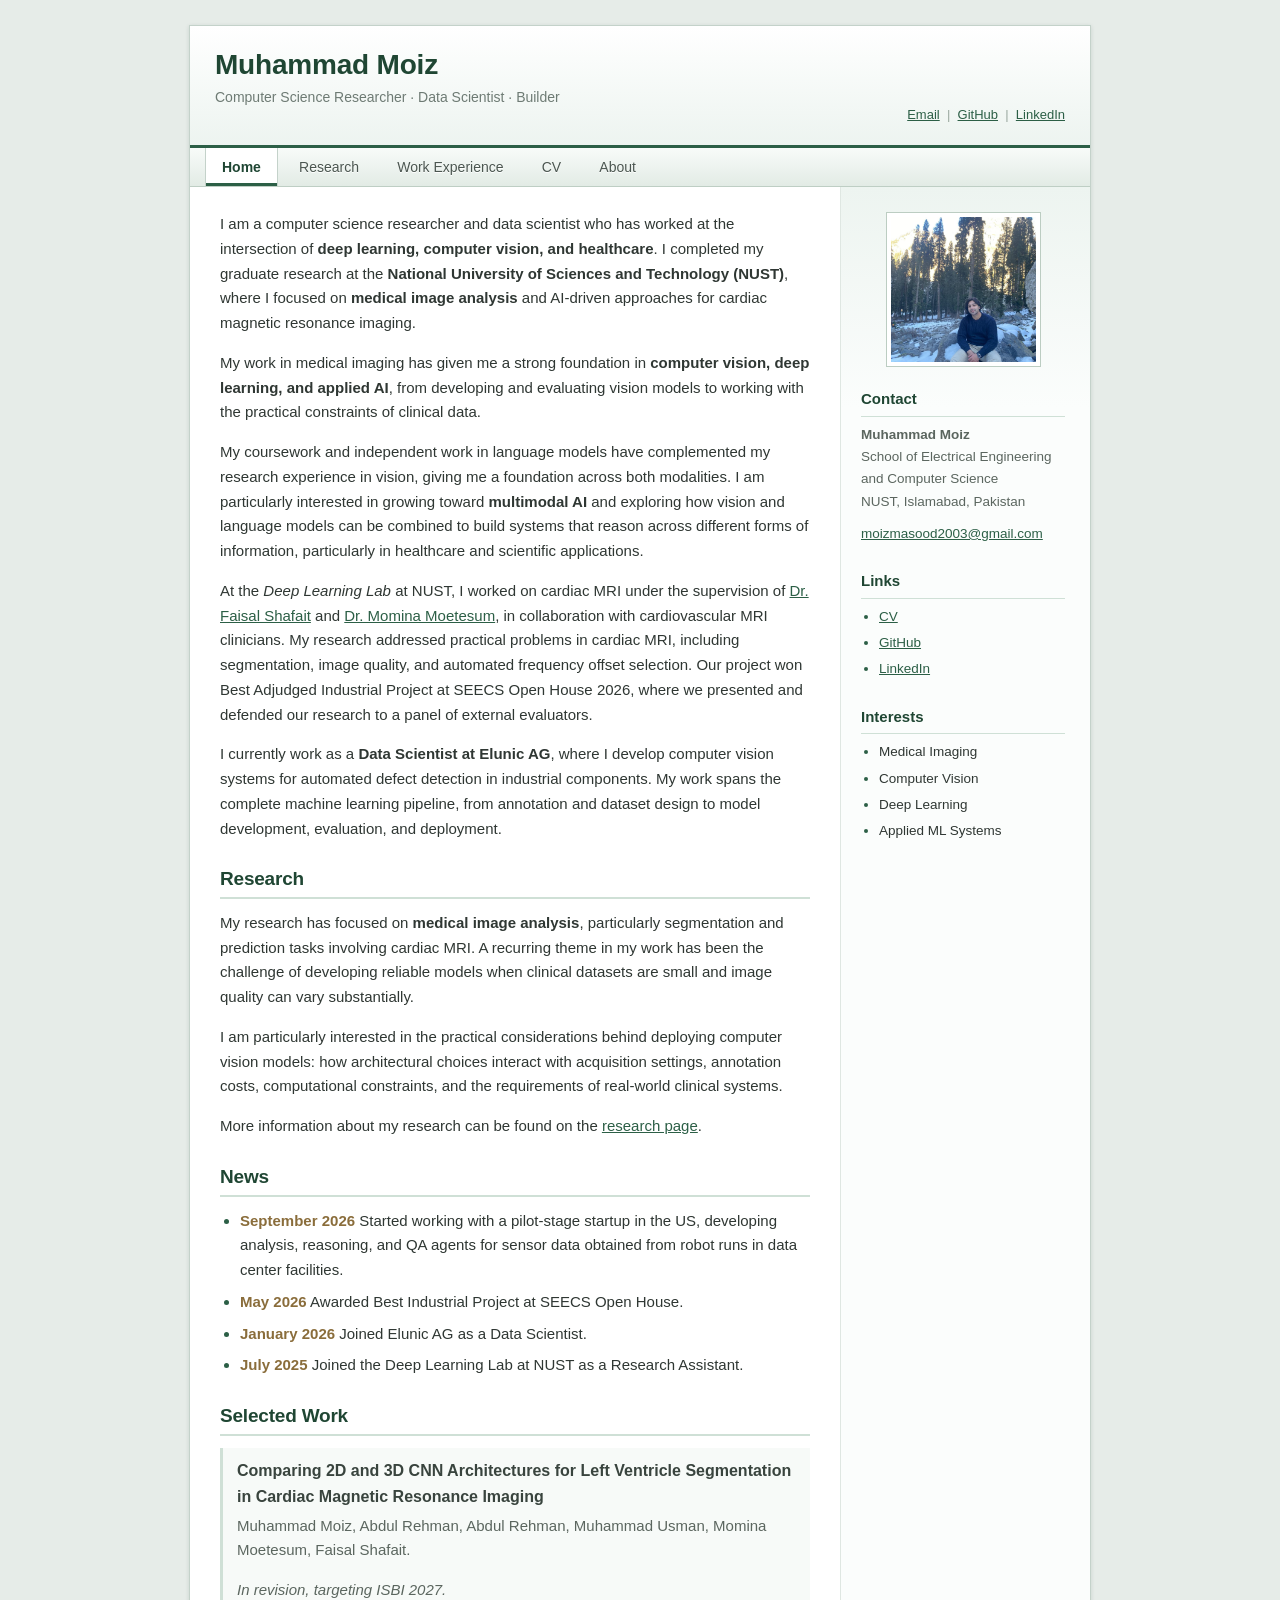
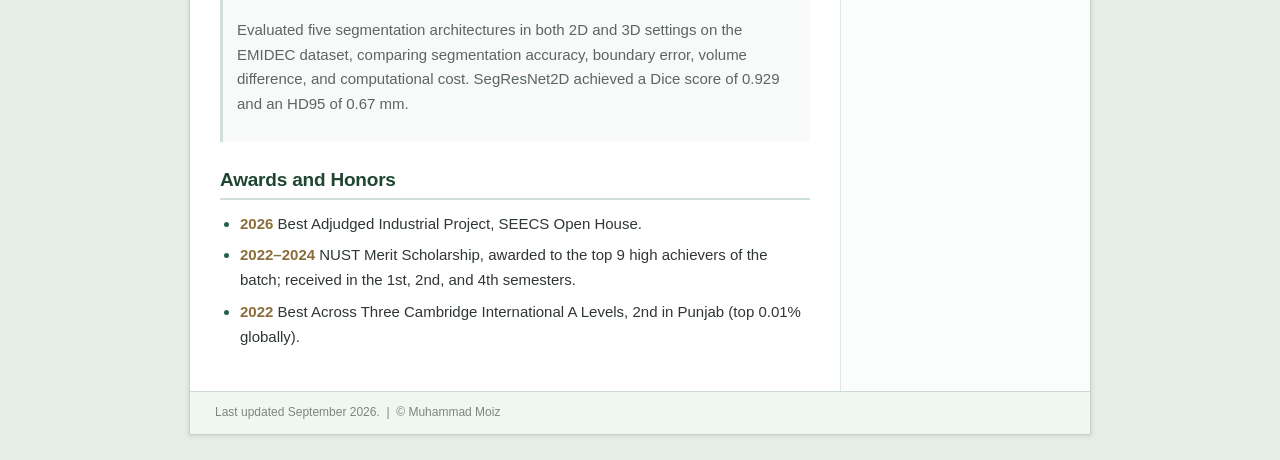
<file: index.html>
<!DOCTYPE html>
<html lang="en">
<head>
    <meta charset="UTF-8">
    <title>Muhammad Moiz</title>
    <link rel="stylesheet" href="style.css">
</head>

<body>

<div id="page">

    <!-- Header -->
    <header id="header">

        <div id="name">
            <h1>Muhammad Moiz</h1>
            <p>Computer Science Researcher &middot; Data Scientist &middot; Builder</p>
        </div>

        <div id="header-links">
            <a href="mailto:moizmasood2003@gmail.com">Email</a>
            &nbsp;|&nbsp;
            <a href="https://github.com/moiz56">GitHub</a>
            &nbsp;|&nbsp;
            <a href="https://www.linkedin.com/in/muhammad-moiz-454318228/">LinkedIn</a>
        </div>

    </header>


    <!-- Navigation -->
    <nav id="navigation">

        <a href="index.html" class="selected">Home</a>
        <a href="research.html">Research</a>
        <a href="work.html">Work Experience</a>
        <!-- <a href="projects.html">Projects</a> -->
        <a href="cv.pdf" target="_blank">CV</a>
        <a href="about.html">About</a>

    </nav>


    <!-- Main layout -->
    <div id="main">

        <!-- Content -->
        <div id="content">

     

            <p>
                I am a computer science researcher and data scientist who has
                worked at the intersection of <strong>deep learning, computer
                vision, and healthcare</strong>. I completed my graduate
                research at the <strong>National University of Sciences and
                Technology (NUST)</strong>, where I focused on
                <strong>medical image analysis</strong> and AI-driven
                approaches for cardiac magnetic resonance imaging.
            </p>

            <p>
                My work in medical imaging has given me a strong foundation in
                <strong>computer vision, deep learning, and applied AI</strong>,
                from developing and evaluating vision models to working with
                the practical constraints of clinical data.
            </p>

            <p>
                My coursework and independent work in language models have
                complemented my research experience in vision, giving me a
                foundation across both modalities. I am particularly interested
                in growing toward <strong>multimodal AI</strong> and exploring
                how vision and language models can be combined to build systems
                that reason across different forms of information, particularly
                in healthcare and scientific applications.
            </p>

            <p>
                At the <em>Deep Learning Lab</em> at NUST, I worked on cardiac
                MRI under the supervision of
                <a href="https://scholar.google.com/citations?user=o9RCNZYAAAAJ&amp;hl=en">Dr. Faisal Shafait</a>
                and
                <a href="https://scholar.google.com/citations?user=At3HcGMAAAAJ&amp;hl=en">Dr. Momina Moetesum</a>,
                in collaboration with cardiovascular MRI clinicians. My
                research addressed practical problems in cardiac MRI, including
                segmentation, image quality, and automated frequency offset
                selection. Our project won Best Adjudged Industrial Project at
                SEECS Open House 2026, where we presented and defended our
                research to a panel of external evaluators.
            </p>

            <p>
                I currently work as a <strong>Data Scientist at Elunic
                AG</strong>, where I develop computer vision systems for
                automated defect detection in industrial components. My work
                spans the complete machine learning pipeline, from annotation
                and dataset design to model development, evaluation, and
                deployment.
            </p>


            <h2>Research</h2>

            <p>
                My research has focused on <strong>medical image
                analysis</strong>, particularly segmentation and prediction
                tasks involving cardiac MRI. A recurring theme in my work has
                been the challenge of developing reliable models when clinical
                datasets are small and image quality can vary substantially.
            </p>

            <p>
                I am particularly interested in the practical considerations
                behind deploying computer vision models: how architectural
                choices interact with acquisition settings, annotation costs,
                computational constraints, and the requirements of real-world
                clinical systems.
            </p>

            <p>
                More information about my research can be found on the
                <a href="research.html">research page</a>.
            </p>


            <h2>News</h2>

            <ul class="news">

                <li>
                    <span>September 2026</span>
                    Started working with a pilot-stage startup in the US,
                    developing analysis, reasoning, and QA agents for sensor
                    data obtained from robot runs in data center facilities.
                </li>

                <li>
                    <span>May 2026</span>
                    Awarded Best Industrial Project at SEECS Open House.
                </li>

                <li>
                    <span>January 2026</span>
                    Joined Elunic AG as a Data Scientist.
                </li>

                <li>
                    <span>July 2025</span>
                    Joined the Deep Learning Lab at NUST as a Research
                    Assistant.
                </li>

            </ul>


            <h2>Selected Work</h2>

            <div class="publication">

                <h3>
                    <!-- <a href="ISBI_Target.pdf"> -->
                        Comparing 2D and 3D CNN Architectures for Left
                        Ventricle Segmentation in Cardiac Magnetic Resonance
                        Imaging
                    <!-- </a> -->
                </h3>

                <p>
                    Muhammad Moiz, Abdul Rehman, Abdul Rehman, Muhammad Usman,
                    Momina Moetesum, Faisal Shafait.
                </p>

                <p><em>In revision, targeting ISBI 2027.</em></p>

                <p>
                    Evaluated five segmentation architectures in both 2D and
                    3D settings on the EMIDEC dataset, comparing segmentation
                    accuracy, boundary error, volume difference, and
                    computational cost. SegResNet2D achieved a Dice score of
                    0.929 and an HD95 of 0.67 mm.
                </p>

            </div>


            <h2>Awards and Honors</h2>

            <ul class="news">

                <li>
                    <span>2026</span>
                    Best Adjudged Industrial Project, SEECS Open House.
                </li>

                <li>
                    <span>2022&ndash;2024</span>
                    NUST Merit Scholarship, awarded to the top 9 high
                    achievers of the batch; received in the 1st, 2nd, and 4th
                    semesters.
                </li>

                <li>
                    <span>2022</span>
                    Best Across Three Cambridge International A Levels, 2nd in
                    Punjab (top 0.01% globally).
                </li>

            </ul>

        </div>


        <!-- Sidebar -->
        <aside id="sidebar">

            <img
                src="photo.jpg"
                alt="Photo of Muhammad Moiz"
                id="photo"
            >

            <h3>Contact</h3>

            <p>
                <strong>Muhammad Moiz</strong><br>
                School of Electrical Engineering<br>
                and Computer Science<br>
                NUST, Islamabad, Pakistan
            </p>

            <p>
                <a href="mailto:moizmasood2003@gmail.com">
                    moizmasood2003@gmail.com
                </a>
            </p>


            <h3>Links</h3>

            <ul>
                <li><a href="cv.pdf" target="_blank">CV</a></li>
                <li><a href="https://github.com/moiz56">GitHub</a></li>
                <li><a href="#">LinkedIn</a></li>
            </ul>


            <h3>Interests</h3>

            <ul>
                <li>Medical Imaging</li>
                <li>Computer Vision</li>
                <li>Deep Learning</li>
                <li>Applied ML Systems</li>
            </ul>

        </aside>

    </div>


    <!-- Footer -->
    <footer id="footer">

        <p>
            Last updated September 2026.
            &nbsp;|&nbsp;
            © Muhammad Moiz
        </p>

    </footer>

</div>

</body>
</html>
</file>
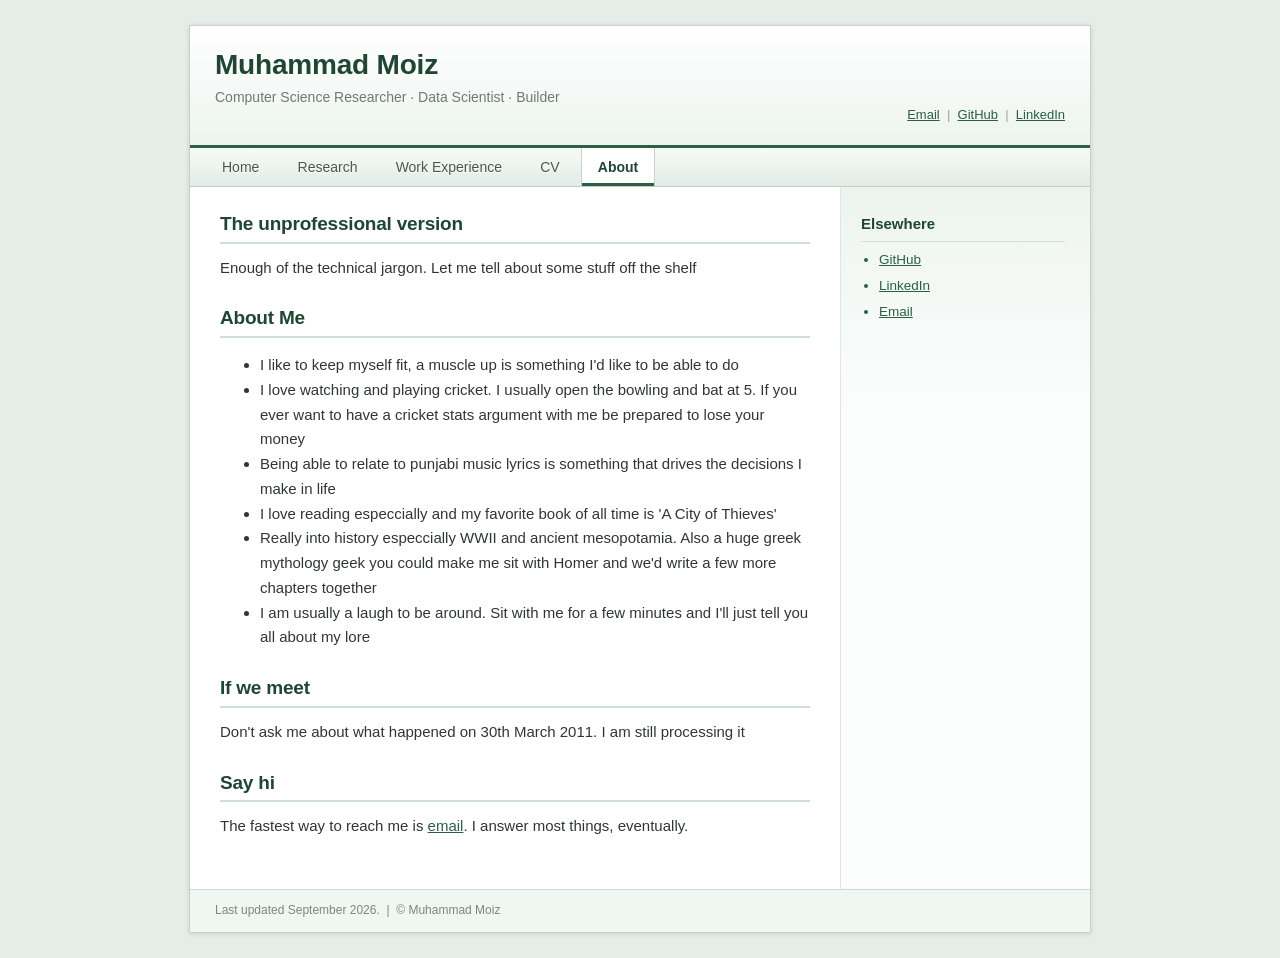
<file: about.html>
<!DOCTYPE html>
<html lang="en">
<head>
    <meta charset="UTF-8">
    <title>About — Muhammad Moiz</title>
    <link rel="stylesheet" href="style.css">
</head>

<body>

<div id="page">

    <!-- Header -->
    <header id="header">

        <div id="name">
            <h1>Muhammad Moiz</h1>
            <p>Computer Science Researcher &middot; Data Scientist &middot; Builder</p>
        </div>

        <div id="header-links">
            <a href="mailto:moizmasood2003@gmail.com">Email</a>
            &nbsp;|&nbsp;
            <a href="https://github.com/moiz56">GitHub</a>
            &nbsp;|&nbsp;
            <a href="https://www.linkedin.com/in/muhammad-moiz-454318228/">LinkedIn</a>
        </div>

    </header>


    <!-- Navigation -->
    <nav id="navigation">

        <a href="index.html">Home</a>
        <a href="research.html">Research</a>
        <a href="work.html">Work Experience</a>
        <!-- <a href="projects.html">Projects</a> -->
        <a href="cv.pdf" target="_blank">CV</a>
        <a href="about.html" class="selected">About</a>

    </nav>


    <!-- Main layout -->
    <div id="main">

        <!-- Content -->
        <div id="content">

            <h2>The unprofessional version</h2>

            <p>
                Enough of the technical jargon. Let me tell about some stuff off the shelf
            </p>


            <h2>About Me</h2>

            <ul>
                <li>I like to keep myself fit, a muscle up is something I'd like to be able to do</li>
                <li>I love watching and playing cricket. I usually open the bowling and bat at 5. If you ever want to have a cricket stats argument with me be prepared to lose your money</li>
                <li>Being able to relate to punjabi music lyrics is something that drives the decisions I make in life</li>
                <li>I love reading especcially and my favorite book of all time is 'A City of Thieves'</li>
                <li>Really into history especcially WWII and ancient mesopotamia. Also a huge greek mythology geek you could make me sit with Homer and we'd write a few more chapters together</li>
                <li>I am usually a laugh to be around. Sit with me for a few minutes and I'll just tell you all about my lore</li>
            </ul>

            <h2>If we meet</h2>

            <p>
                Don't ask me about what happened on 30th March 2011. I am still processing it
            </p>


            <h2>Say hi</h2>

            <p>
                The fastest way to reach me is
                <a href="mailto:moizmasood2003@gmail.com">email</a>. I answer
                most things, eventually.
            </p>

        </div>


        <!-- Sidebar -->
        <aside id="sidebar">

            <h3>Elsewhere</h3>

            <ul>
                <li><a href="https://github.com/moiz56">GitHub</a></li>
                <li><a href="https://www.linkedin.com/in/muhammad-moiz-454318228/">LinkedIn</a></li>
                <li><a href="mailto:moizmasood2003@gmail.com">Email</a></li>
            </ul>

        </aside>

    </div>


    <!-- Footer -->
    <footer id="footer">

        <p>
            Last updated September 2026.
            &nbsp;|&nbsp;
            © Muhammad Moiz
        </p>

    </footer>

</div>

</body>
</html>
</file>
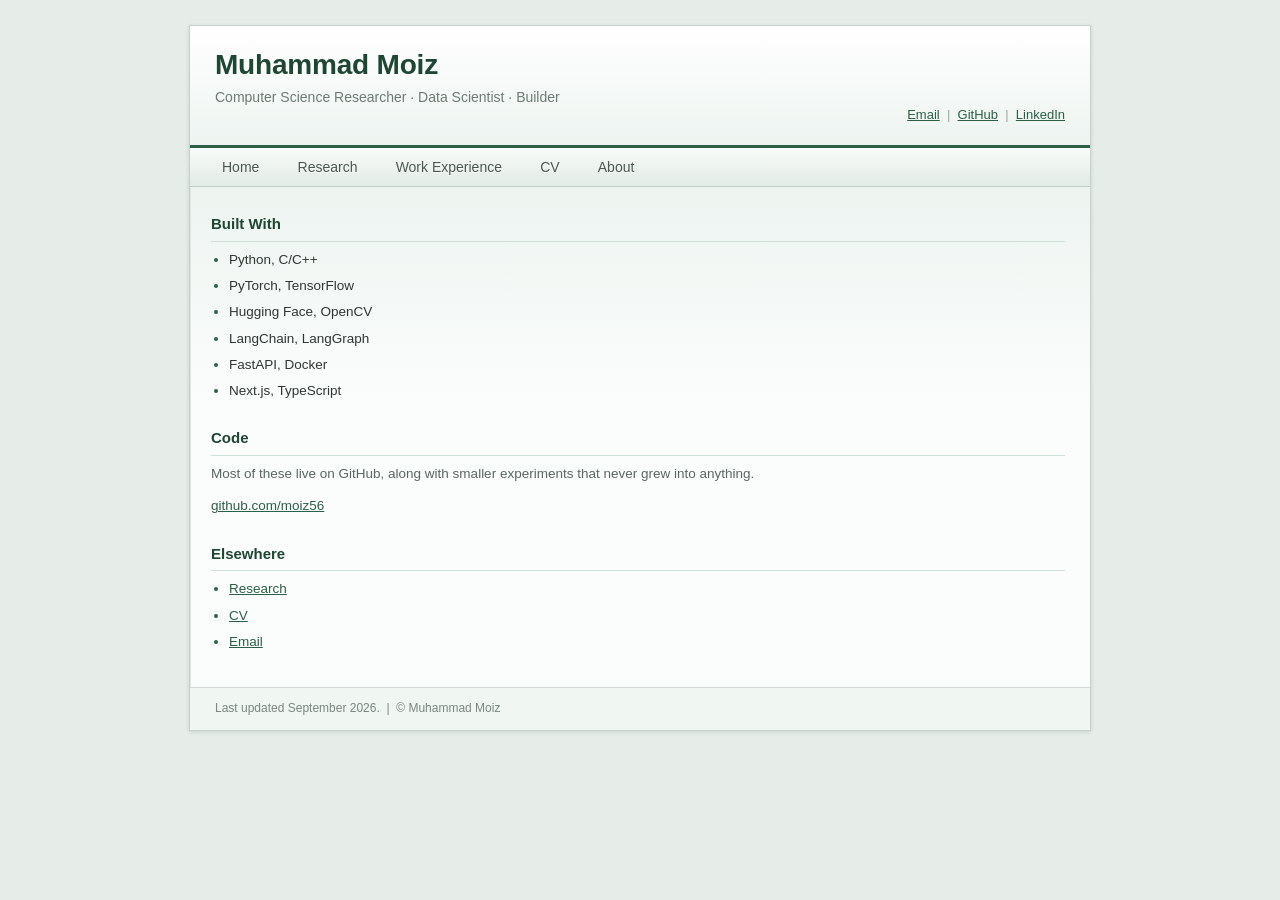
<file: projects.html>
<!DOCTYPE html>
<html lang="en">
<head>
    <meta charset="UTF-8">
    <title>Projects — Muhammad Moiz</title>
    <link rel="stylesheet" href="style.css">
</head>

<body>

<div id="page">

    <!-- Header -->
    <header id="header">

        <div id="name">
            <h1>Muhammad Moiz</h1>
            <p>Computer Science Researcher &middot; Data Scientist &middot; Builder</p>
        </div>

        <div id="header-links">
            <a href="mailto:moizmasood2003@gmail.com">Email</a>
            &nbsp;|&nbsp;
            <a href="https://github.com/moiz56">GitHub</a>
            &nbsp;|&nbsp;
            <a href="https://www.linkedin.com/in/muhammad-moiz-454318228/">LinkedIn</a>
        </div>

    </header>


    <!-- Navigation -->
    <nav id="navigation">

        <a href="index.html">Home</a>
        <a href="research.html">Research</a>
        <a href="work.html">Work Experience</a>
        <!-- <a href="projects.html" class="selected">Projects</a> -->
        <a href="cv.pdf" target="_blank">CV</a>
        <a href="about.html">About</a>

    </nav>


    <!-- Main layout -->
    <div id="main">

        <!-- Projects section hidden
        Content
        <div id="content">

            <h2>Projects</h2>

            <p>
                Things I have built outside of my research, mostly to learn
                something specific by getting it working end to end. Research
                projects live on the <a href="research.html">research
                page</a>.
            </p>


            <div class="publication">

                <h3><a href="https://github.com/moiz56/rag_mcq_generator">EduRAG</a></h3>

                <p>
                    LlamaIndex, FAISS, FastAPI, LangGraph, Qwen 0.5B
                </p>

                <p>
                    A retrieval-augmented question answering system for study
                    material. It ingests textbooks, PDFs, DOCX files, and web
                    articles into a FAISS index and serves source-grounded
                    answers through a FastAPI backend, so every answer points
                    back at the passage it came from.
                </p>

                <p>
                    On top of retrieval, a LangGraph workflow driven by Qwen
                    0.5B generates multiple-choice questions from retrieved
                    passages, then validates and cites them, regenerating any
                    question that fails its own checks. The interesting part
                    was getting a small model to be reliable by structuring
                    the workflow around it rather than by scaling it up.
                </p>

            </div>


            <div class="publication">

                <h3><a href="https://github.com/moiz56/AI-Based-Crowd-Counting">AI-Driven Crowd Counting</a></h3>

                <p>
                    PyTorch, CNNs, Density Estimation
                </p>

                <p>
                    A density-estimation network for counting people in dense
                    scenes, combining a VGG-16 backbone with
                    Squeeze-and-Excitation blocks, multi-scale context
                    modules, and dilated convolutions to handle the wide
                    variation in head size across a single frame.
                </p>

                <p>
                    On ShanghaiTech Part B it reaches
                    <strong>10.38 MAE</strong> and 16.2 MSE, ahead of MCNN
                    (26.4), Switching CNN (21.6), and CSRNet (10.6), at 0.15
                    seconds per image.
                </p>

            </div>

             <div class="publication">

                <h3><a href="https://github.com/moiz56/image-format-converter">Image Format COnverter</a></h3>

                <div class="publication">

    <p>
        Python, Watchdog, Pillow, Pytest
    </p>

    <p>
        Sometimes its just annoying to go to a file converter online to convert a file from a png to jpg or
        a .webp to a .jpg. A simple too I built where a file watcher looks over your folder recursively and anytime
        an extension is changed it converts the format to the desired format in the background
    </p>

</div>

            </div>


            <div class="publication">

                <h3>TCP File Transfer Utility</a></h3>

                <p>
                    C, Python, Tkinter, POSIX Sockets
                </p>

                <p>
                    A file transfer client and server written in C on top of
                    Berkeley sockets, built to understand what reliable
                    streaming actually requires once you are below the
                    library level.
                </p>

                <p>
                    A Tkinter front end drives the two processes using
                    fork(), pipe(), and dup2() to wire up file descriptors
                    between them, which turned out to be a better lesson in
                    process control than the networking itself.
                </p>

            </div>

        </div>
        -->

        <!-- Sidebar -->
        <aside id="sidebar">

            <h3>Built With</h3>

            <ul>
                <li>Python, C/C++</li>
                <li>PyTorch, TensorFlow</li>
                <li>Hugging Face, OpenCV</li>
                <li>LangChain, LangGraph</li>
                <li>FastAPI, Docker</li>
                <li>Next.js, TypeScript</li>
            </ul>


            <h3>Code</h3>

            <p>
                Most of these live on GitHub, along with smaller experiments
                that never grew into anything.
            </p>

            <p>
                <a href="https://github.com/moiz56">github.com/moiz56</a>
            </p>


            <h3>Elsewhere</h3>

            <ul>
                <li><a href="research.html">Research</a></li>
                <li><a href="cv.pdf" target="_blank">CV</a></li>
                <li><a href="mailto:moizmasood2003@gmail.com">Email</a></li>
            </ul>

        </aside>

    </div>


    <!-- Footer -->
    <footer id="footer">

        <p>
            Last updated September 2026.
            &nbsp;|&nbsp;
            © Muhammad Moiz
        </p>

    </footer>

</div>

</body>
</html>
</file>
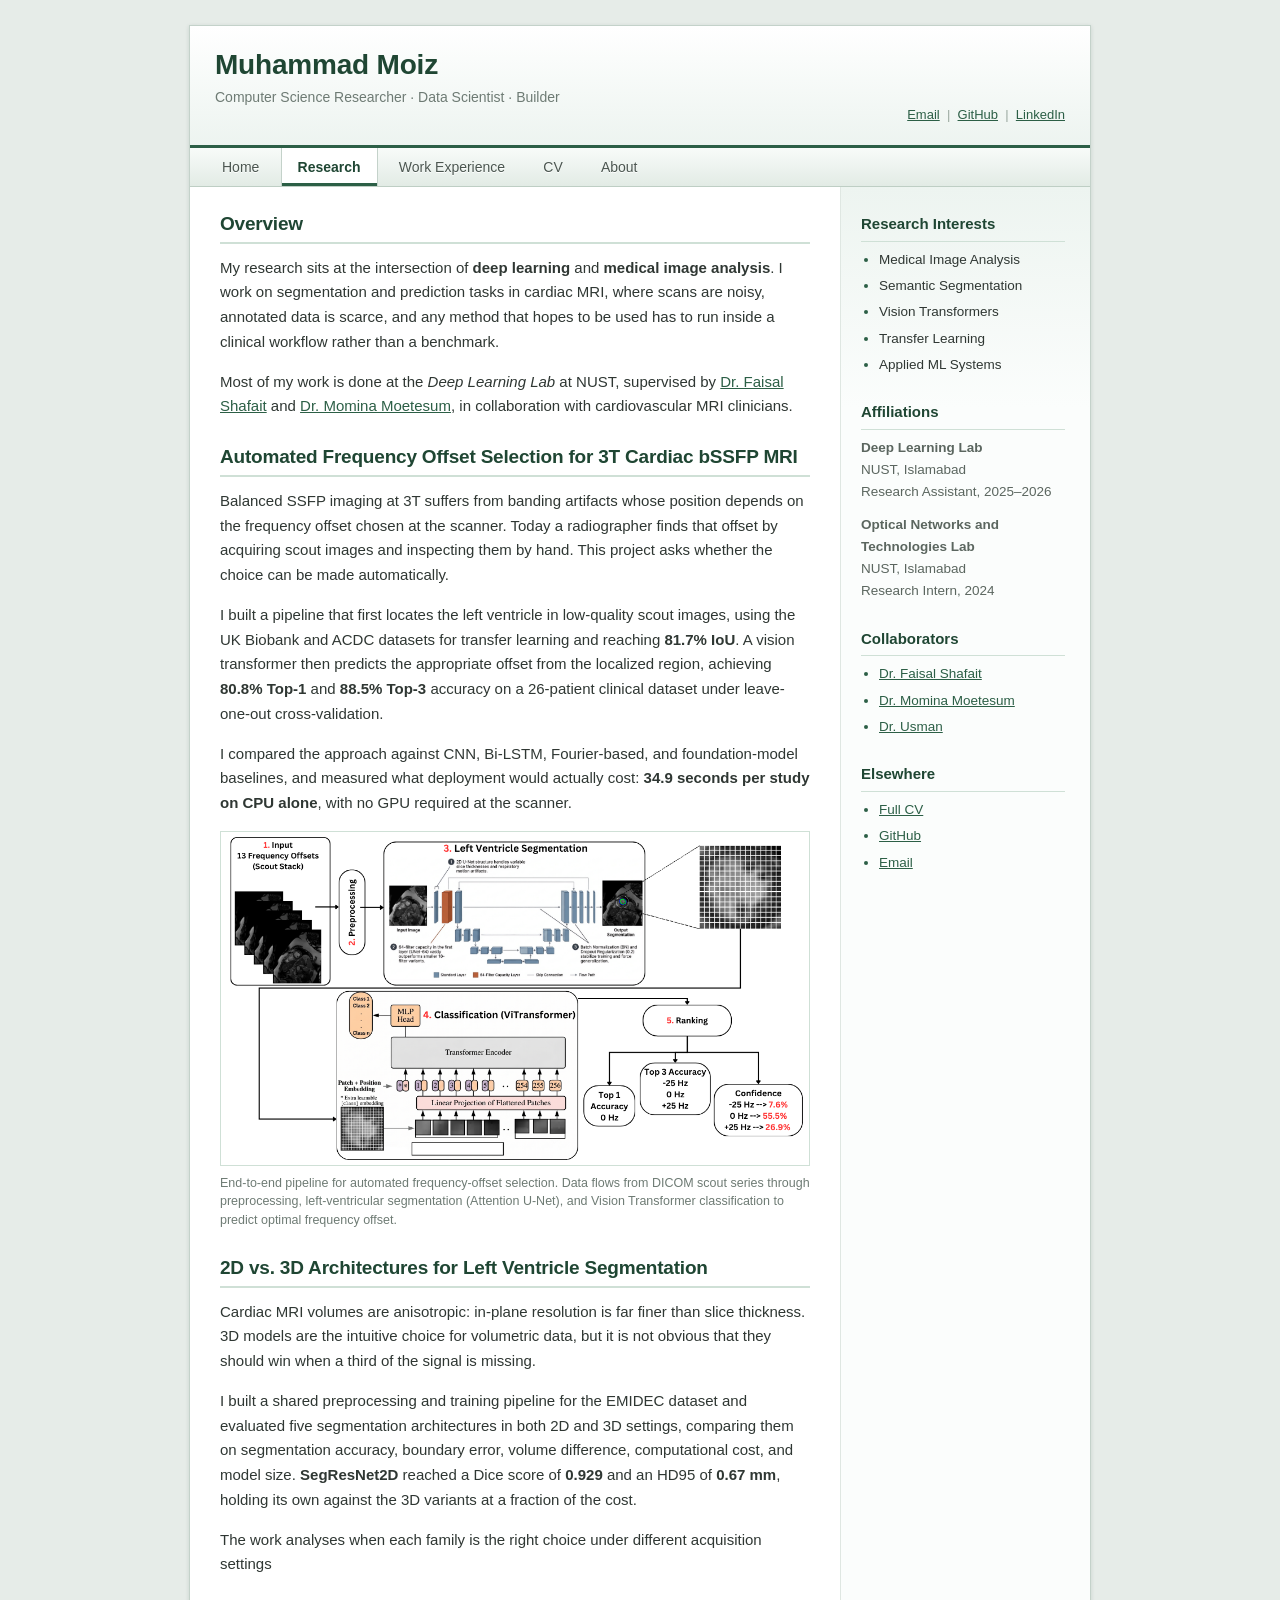
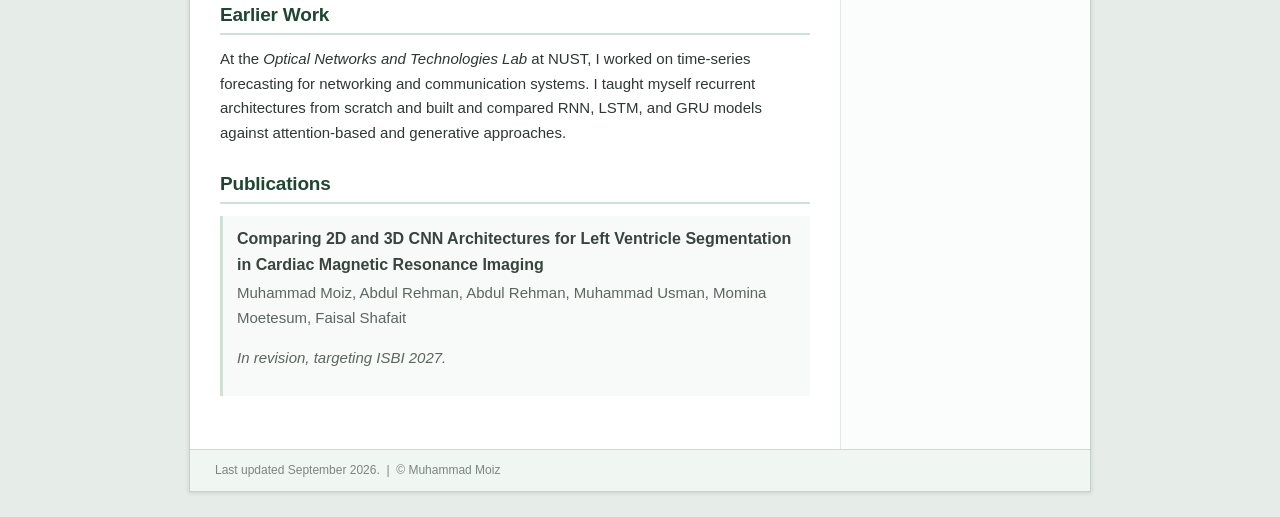
<file: research.html>
<!DOCTYPE html>
<html lang="en">
<head>
    <meta charset="UTF-8">
    <title>Research — Muhammad Moiz</title>
    <link rel="stylesheet" href="style.css">
</head>

<body>

<div id="page">

    <!-- Header -->
    <header id="header">

        <div id="name">
            <h1>Muhammad Moiz</h1>
            <p>Computer Science Researcher &middot; Data Scientist &middot; Builder</p>
        </div>

        <div id="header-links">
            <a href="mailto:moizmasood2003@gmail.com">Email</a>
            &nbsp;|&nbsp;
            <a href="https://github.com/moiz56">GitHub</a>
            &nbsp;|&nbsp;
            <a href="https://www.linkedin.com/in/muhammad-moiz-454318228/">LinkedIn</a>
        </div>

    </header>


    <!-- Navigation -->
    <nav id="navigation">

        <a href="index.html">Home</a>
        <a href="research.html" class="selected">Research</a>
        <a href="work.html">Work Experience</a>
        <!-- <a href="projects.html">Projects</a> -->
        <a href="cv.pdf" target="_blank">CV</a>
        <a href="about.html">About</a>

    </nav>


    <!-- Main layout -->
    <div id="main">

        <!-- Content -->
        <div id="content">

            <h2>Overview</h2>

            <p>
                My research sits at the intersection of
                <strong>deep learning</strong> and <strong>medical image
                analysis</strong>. I work on segmentation and prediction tasks
                in cardiac MRI, where scans are noisy, annotated data is
                scarce, and any method that hopes to be used has to run inside
                a clinical workflow rather than a benchmark.
            </p>

            <p>
                Most of my work is done at the <em>Deep Learning Lab</em> at
                NUST, supervised by <a href="#">Dr. Faisal Shafait</a> and
                <a href="#">Dr. Momina Moetesum</a>, in collaboration with
                cardiovascular MRI clinicians.
            </p>


            <h2>Automated Frequency Offset Selection for 3T Cardiac bSSFP MRI</h2>

            <p>
                Balanced SSFP imaging at 3T suffers from banding artifacts
                whose position depends on the frequency offset chosen at the
                scanner. Today a radiographer finds that offset by acquiring
                scout images and inspecting them by hand. This project asks
                whether the choice can be made automatically.
            </p>

            <p>
                I built a pipeline that first locates the left ventricle in
                low-quality scout images, using the UK Biobank and ACDC
                datasets for transfer learning and reaching
                <strong>81.7% IoU</strong>. A vision transformer then predicts
                the appropriate offset from the localized region, achieving
                <strong>80.8% Top-1</strong> and <strong>88.5% Top-3</strong>
                accuracy on a 26-patient clinical dataset under leave-one-out
                cross-validation.
            </p>

            <p>
                I compared the approach against CNN, Bi-LSTM, Fourier-based,
                and foundation-model baselines, and measured what deployment
                would actually cost: <strong>34.9 seconds per study on CPU
                alone</strong>, with no GPU required at the scanner.
            </p>

            <figure class="figure">

                <img src="pipeline.png"
                     alt="Pipeline diagram: scout stack, preprocessing, left
                          ventricle segmentation, ViT classification, ranking">

                <figcaption>
                    End-to-end pipeline for automated frequency-offset
                    selection. Data flows from DICOM scout series through
                    preprocessing, left-ventricular segmentation (Attention
                    U-Net), and Vision Transformer classification to predict
                    optimal frequency offset.
                </figcaption>

            </figure>


            <h2>2D vs. 3D Architectures for Left Ventricle Segmentation</h2>

            <p>
                Cardiac MRI volumes are anisotropic: in-plane resolution is
                far finer than slice thickness. 3D models are the intuitive
                choice for volumetric data, but it is not obvious that they
                should win when a third of the signal is missing.
            </p>

            <p>
                I built a shared preprocessing and training pipeline for the
                EMIDEC dataset and evaluated five segmentation architectures
                in both 2D and 3D settings, comparing them on segmentation
                accuracy, boundary error, volume difference, computational
                cost, and model size. <strong>SegResNet2D</strong> reached a
                Dice score of <strong>0.929</strong> and an HD95 of
                <strong>0.67 mm</strong>, holding its own against the 3D
                variants at a fraction of the cost.
            </p>

            <p>
                The work analyses when each family is the right choice under
                different acquisition settings
            </p>


            <h2>Earlier Work</h2>

            <p>
                At the <em>Optical Networks and Technologies Lab</em> at NUST,
                I worked on time-series forecasting for networking and
                communication systems. I taught myself recurrent architectures
                from scratch and built and compared RNN, LSTM, and GRU models
                against attention-based and generative approaches.
            </p>


            <h2>Publications</h2>

            <div class="publication">

                <h3>
                    <!-- <a href="ISBI_Target.pdf"> -->Comparing 2D and 3D CNN Architectures for Left
                    Ventricle Segmentation in Cardiac Magnetic Resonance
                    Imaging<!-- </a> -->
                </h3>

                <p>
                    Muhammad Moiz, Abdul Rehman, Abdul Rehman, Muhammad Usman,
                    Momina Moetesum, Faisal Shafait
                </p>

                <p><em>In revision, targeting ISBI 2027.</em></p>

            </div>

        </div>


        <!-- Sidebar -->
        <aside id="sidebar">

            <h3>Research Interests</h3>

            <ul>
                <li>Medical Image Analysis</li>
                <li>Semantic Segmentation</li>
                <li>Vision Transformers</li>
                <li>Transfer Learning</li>
                <li>Applied ML Systems</li>
            </ul>


            <h3>Affiliations</h3>

            <p>
                <strong>Deep Learning Lab</strong><br>
                NUST, Islamabad<br>
                Research Assistant, 2025&ndash;2026
            </p>

            <p>
                <strong>Optical Networks and<br>Technologies Lab</strong><br>
                NUST, Islamabad<br>
                Research Intern, 2024
            </p>


            <h3>Collaborators</h3>

            <ul>
                <li><a href="https://scholar.google.com/citations?user=o9RCNZYAAAAJ&amp;hl=en">Dr. Faisal Shafait</a></li>
                <li><a href="https://scholar.google.com/citations?user=At3HcGMAAAAJ&amp;hl=en">Dr. Momina Moetesum</a></li>
                <li><a href="https://scholar.google.com/citations?user=JU30hvIAAAAJ&hl=en">Dr. Usman</a></li>
            </ul>


            <h3>Elsewhere</h3>

            <ul>
                <li><a href="cv.pdf" target="_blank">Full CV</a></li>
                <li><a href="https://github.com/moiz56">GitHub</a></li>
                <li><a href="mailto:moizmasood2003@gmail.com">Email</a></li>
            </ul>

        </aside>

    </div>


    <!-- Footer -->
    <footer id="footer">

        <p>
            Last updated September 2026.
            &nbsp;|&nbsp;
            © Muhammad Moiz
        </p>

    </footer>

</div>

</body>
</html>
</file>
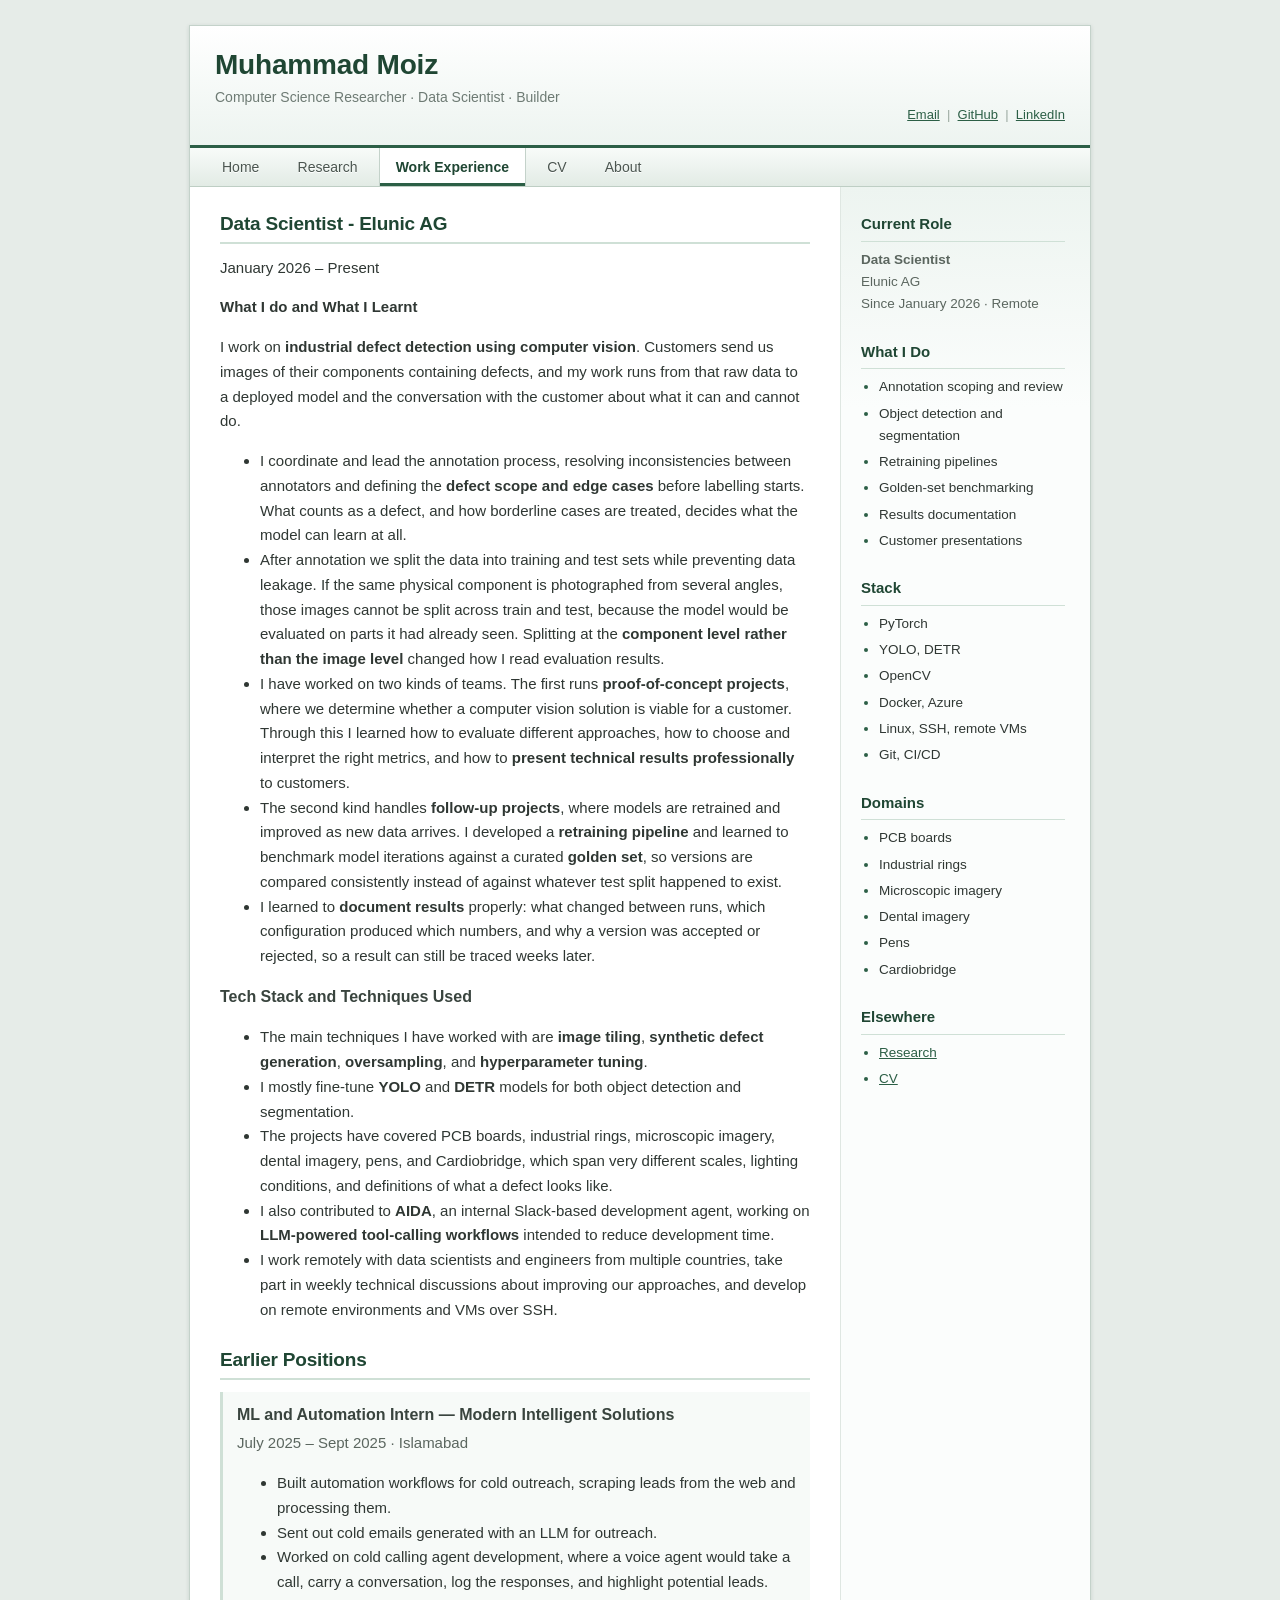
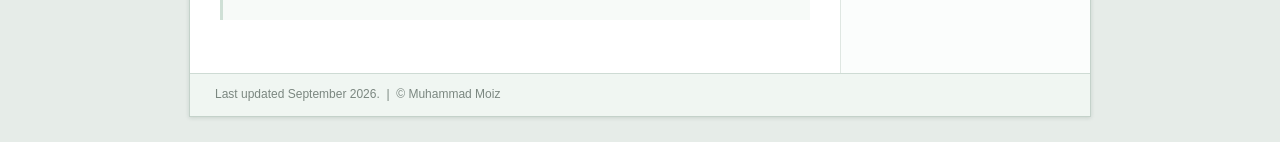
<file: work.html>
<!DOCTYPE html>
<html lang="en">
<head>
    <meta charset="UTF-8">
    <title>Work Experience — Muhammad Moiz</title>
    <link rel="stylesheet" href="style.css">
</head>

<body>

<div id="page">

    <!-- Header -->
    <header id="header">

        <div id="name">
            <h1>Muhammad Moiz</h1>
            <p>Computer Science Researcher &middot; Data Scientist &middot; Builder</p>
        </div>

        <div id="header-links">
            <a href="mailto:moizmasood2003@gmail.com">Email</a>
            &nbsp;|&nbsp;
            <a href="https://github.com/moiz56">GitHub</a>
            &nbsp;|&nbsp;
            <a href="https://www.linkedin.com/in/muhammad-moiz-454318228/">LinkedIn</a>
        </div>

    </header>


    <!-- Navigation -->
    <nav id="navigation">

        <a href="index.html">Home</a>
        <a href="research.html">Research</a>
        <a href="work.html" class="selected">Work Experience</a>
        <!-- <a href="projects.html">Projects</a> -->
        <a href="cv.pdf" target="_blank">CV</a>
        <a href="about.html">About</a>

    </nav>


    <!-- Main layout -->
    <div id="main">

        <!-- Content -->
        <div id="content">

            <h2>Data Scientist - Elunic AG</h2>

            <p>
                January 2026 &ndash; Present
            </p>


            <p>
                <strong>What I do and What I Learnt</strong>
            </p>
            <p>
                I work on <strong>industrial defect detection using computer
                vision</strong>. Customers send us images of their components
                containing defects, and my work runs from that raw data to a
                deployed model and the conversation with the customer about
                what it can and cannot do.
            </p>

            <ul>

                <li>
                    I coordinate and lead the annotation process, resolving
                    inconsistencies between annotators and defining the
                    <strong>defect scope and edge cases</strong> before
                    labelling starts. What counts as a defect, and how
                    borderline cases are treated, decides what the model can
                    learn at all.
                </li>

                <li>
                    After annotation we split the data into training and test
                    sets while preventing data leakage. If the same physical
                    component is photographed from several angles, those
                    images cannot be split across train and test, because the
                    model would be evaluated on parts it had already seen.
                    Splitting at the <strong>component level rather than the
                    image level</strong> changed how I read evaluation
                    results.
                </li>

                <li>
                    I have worked on two kinds of teams. The first runs
                    <strong>proof-of-concept projects</strong>, where we
                    determine whether a computer vision solution is viable for
                    a customer. Through this I learned how to evaluate
                    different approaches, how to choose and interpret the
                    right metrics, and how to <strong>present technical
                    results professionally</strong> to customers.
                </li>

                <li>
                    The second kind handles <strong>follow-up projects</strong>,
                    where models are retrained and improved as new data
                    arrives. I developed a <strong>retraining pipeline</strong>
                    and learned to benchmark model iterations against a curated
                    <strong>golden set</strong>, so versions are compared
                    consistently instead of against whatever test split
                    happened to exist.
                </li>

                <li>
                    I learned to <strong>document results</strong> properly:
                    what changed between runs, which configuration produced
                    which numbers, and why a version was accepted or rejected,
                    so a result can still be traced weeks later.
                </li>

            </ul>


            <h3>Tech Stack and Techniques Used</h3>

            <ul>

                <li>
                    The main techniques I have worked with are
                    <strong>image tiling</strong>, <strong>synthetic defect
                    generation</strong>, <strong>oversampling</strong>, and
                    <strong>hyperparameter tuning</strong>.
                </li>

                <li>
                    I mostly fine-tune <strong>YOLO</strong> and
                    <strong>DETR</strong> models for both object detection and
                    segmentation.
                </li>

                <li>
                    The projects have covered PCB boards, industrial rings,
                    microscopic imagery, dental imagery, pens, and
                    Cardiobridge, which span very different scales, lighting
                    conditions, and definitions of what a defect looks like.
                </li>

                <li>
                    I also contributed to <strong>AIDA</strong>, an internal
                    Slack-based development agent, working on
                    <strong>LLM-powered tool-calling workflows</strong>
                    intended to reduce development time.
                </li>

                <li>
                    I work remotely with data scientists and engineers from
                    multiple countries, take part in weekly technical
                    discussions about improving our approaches, and develop on
                    remote environments and VMs over SSH.
                </li>

            </ul>


            <h2>Earlier Positions</h2>

            <div class="publication">

                <h3>ML and Automation Intern &mdash; Modern Intelligent Solutions</h3>

                <p>
                    July 2025 &ndash; Sept 2025 &middot; Islamabad
                </p>

                <ul>

                    <li>
                        Built automation workflows for cold outreach, scraping
                        leads from the web and processing them.
                    </li>

                    <li>
                        Sent out cold emails generated with an LLM for
                        outreach.
                    </li>

                    <li>
                        Worked on cold calling agent development, where a
                        voice agent would take a call, carry a conversation,
                        log the responses, and highlight potential leads.
                    </li>

                </ul>

            </div>

        </div>


        <!-- Sidebar -->
        <aside id="sidebar">

            <h3>Current Role</h3>

            <p>
                <strong>Data Scientist</strong><br>
                Elunic AG<br>
                Since January 2026 &middot; Remote
            </p>


            <h3>What I Do</h3>

            <ul>
                <li>Annotation scoping and review</li>
                <li>Object detection and segmentation</li>
                <li>Retraining pipelines</li>
                <li>Golden-set benchmarking</li>
                <li>Results documentation</li>
                <li>Customer presentations</li>
            </ul>


            <h3>Stack</h3>

            <ul>
                <li>PyTorch</li>
                <li>YOLO, DETR</li>
                <li>OpenCV</li>
                <li>Docker, Azure</li>
                <li>Linux, SSH, remote VMs</li>
                <li>Git, CI/CD</li>
            </ul>


            <h3>Domains</h3>

            <ul>
                <li>PCB boards</li>
                <li>Industrial rings</li>
                <li>Microscopic imagery</li>
                <li>Dental imagery</li>
                <li>Pens</li>
                <li>Cardiobridge</li>
            </ul>


            <h3>Elsewhere</h3>

            <ul>
                <li><a href="research.html">Research</a></li>
                <!-- <li><a href="projects.html">Projects</a></li> -->
                <li><a href="cv.pdf" target="_blank">CV</a></li>
            </ul>

        </aside>

    </div>


    <!-- Footer -->
    <footer id="footer">

        <p>
            Last updated September 2026.
            &nbsp;|&nbsp;
            © Muhammad Moiz
        </p>

    </footer>

</div>

</body>
</html>
</file>
<file: style.css>
/* =========================================================
   General
   ========================================================= */

:root {
    --bg: #e6ece8;
    --page: #ffffff;

    --ink: #2f3733;
    --muted: #6e7b74;

    --accent: #2c5f46;
    --accent-dark: #1f4633;
    --accent-soft: #edf4f0;
    --accent-line: #cfe0d6;

    --warm: #8a6d3b;

    --line: #dfe7e2;

    --sans:
        Arial,
        Helvetica,
        sans-serif;
}

body {
    margin: 0;
    padding: 0;

    background: var(--bg);

    color: var(--ink);

    font-family: var(--sans);

    font-size: 15px;
    line-height: 1.65;
}

a {
    color: var(--accent);
    text-decoration: underline;
}

a:visited {
    color: #6a5490;
}

a:hover {
    color: var(--warm);
}


/* =========================================================
   Page
   ========================================================= */

#page {
    width: 900px;

    margin: 25px auto;

    background: var(--page);

    border: 1px solid #c4d2ca;

    box-shadow:
        0 1px 4px rgba(30, 60, 45, 0.14);
}


/* =========================================================
   Header
   ========================================================= */

#header {
    min-height: 80px;

    padding: 22px 25px 17px;

    position: relative;

    border-bottom: 3px solid var(--accent);

    background:
        linear-gradient(
            #ffffff,
            var(--accent-soft)
        );
}

#name h1 {
    margin: 0;

    color: var(--accent-dark);

    font-family: var(--sans);

    font-size: 28px;
    font-weight: 700;

    letter-spacing: -0.2px;

    line-height: 1.2;
}

#name p {
    margin: 4px 0 0;

    color: var(--muted);

    font-size: 14px;
}

#header-links {
    position: absolute;

    right: 25px;
    bottom: 20px;

    color: #9aa89f;

    font-size: 13px;
}


/* =========================================================
   Navigation
   ========================================================= */

#navigation {
    height: 38px;

    padding-left: 15px;

    border-bottom: 1px solid #becec4;

    background:
        linear-gradient(
            #f8fbf9,
            #e2ebe5
        );
}

#navigation a {
    display: inline-block;

    height: 38px;

    padding: 0 16px;

    color: #4b5650;

    border-left: 1px solid transparent;
    border-right: 1px solid transparent;

    font-size: 14px;

    line-height: 38px;

    text-decoration: none;

    text-shadow:
        0 1px 0 #ffffff;
}

#navigation a:hover {
    color: var(--accent);

    background: #ffffff;

    border-left-color: var(--accent-line);
    border-right-color: var(--accent-line);
}

#navigation a.selected {
    color: var(--accent-dark);

    font-weight: 600;

    background: #ffffff;

    border-left-color: #c4d2ca;
    border-right-color: #c4d2ca;

    box-shadow:
        inset 0 -3px 0 var(--accent);
}


/* =========================================================
   Main
   ========================================================= */

#main {
    display: table;

    width: 100%;

    table-layout: fixed;
}


/* =========================================================
   Content
   ========================================================= */

#content {
    display: table-cell;

    width: 650px;

    box-sizing: border-box;

    padding: 25px 30px 35px;

    vertical-align: top;
}

#content h2 {
    margin: 26px 0 12px;

    padding-bottom: 5px;

    color: var(--accent-dark);

    font-family: var(--sans);

    font-size: 19px;
    font-weight: 700;

    letter-spacing: -0.2px;

    line-height: 1.3;

    border-bottom: 2px solid var(--accent-line);
}

#content h2:first-child {
    margin-top: 0;
}

#content h3 {
    margin: 0 0 3px;

    color: #39443e;

    font-family: var(--sans);

    font-size: 16px;
    font-weight: 700;
}

#content p {
    margin: 0 0 15px;
}


/* =========================================================
   News
   ========================================================= */

.news {
    margin: 0;
    padding-left: 20px;
}

.news li {
    margin-bottom: 7px;
}

.news li::marker {
    color: var(--accent);
}

.news span {
    color: var(--warm);

    font-weight: 600;
}


/* =========================================================
   Publications / work
   ========================================================= */

.publication {
    margin-bottom: 18px;

    padding: 10px 14px;

    background: #f7faf8;

    border-left: 3px solid var(--accent-line);
}

.publication h3 {
    margin-bottom: 2px;
}

.publication p {
    margin-bottom: 5px;

    color: #5b665f;
}


/* =========================================================
   Figures
   ========================================================= */

.figure {
    margin: 0 0 18px;
}

.figure img {
    display: block;

    width: 100%;

    padding: 5px;

    background: #ffffff;

    border: 1px solid var(--accent-line);

    box-sizing: border-box;
}

.figure figcaption {
    margin-top: 8px;

    color: var(--muted);

    font-size: 12.5px;

    line-height: 1.5;
}


/* =========================================================
   Sidebar
   ========================================================= */

#sidebar {
    display: table-cell;

    width: 250px;

    box-sizing: border-box;

    padding: 25px 25px 30px 20px;

    vertical-align: top;

    border-left: 1px solid var(--line);

    background:
        linear-gradient(
            var(--accent-soft),
            #fbfdfc 220px
        );
}

#photo {
    display: block;

    width: 145px;
    height: 145px;

    margin: 0 auto 20px;

    object-fit: cover;

    border: 1px solid #bccdc2;

    padding: 4px;

    background: #ffffff;
}

#sidebar h3 {
    margin: 24px 0 7px;

    padding-bottom: 4px;

    color: var(--accent-dark);

    font-family: var(--sans);

    font-size: 15px;
    font-weight: 700;

    border-bottom: 1px solid var(--accent-line);
}

#sidebar h3:first-of-type {
    margin-top: 0;
}

#sidebar p {
    margin: 0 0 10px;

    color: #5b665f;

    font-size: 13.5px;
}

#sidebar ul {
    margin: 0;
    padding-left: 18px;

    font-size: 13.5px;
}

#sidebar li {
    margin-bottom: 4px;
}

#sidebar li::marker {
    color: var(--accent);
}


/* =========================================================
   Footer
   ========================================================= */

#footer {
    clear: both;

    padding: 11px 25px;

    color: #7b8780;

    font-size: 12px;

    border-top: 1px solid #cedbd4;

    background: #f0f6f2;
}

#footer p {
    margin: 0;
}


/* =========================================================
   Mobile
   ========================================================= */

@media screen and (max-width: 940px) {

    #page {
        width: calc(100% - 20px);

        margin: 10px auto;
    }

}


@media screen and (max-width: 650px) {

    #header-links {
        position: static;

        margin-top: 10px;
    }

    #navigation {
        height: auto;

        padding: 0;
    }

    #navigation a {
        padding: 0 12px;
    }

    #main {
        display: block;
    }

    #content {
        display: block;

        width: auto;

        padding: 20px;
    }

    #sidebar {
        display: block;

        width: auto;

        padding: 20px;

        border-left: 0;
        border-top: 1px solid var(--line);
    }

    #photo {
        margin-left: 0;
    }

}
</file>
